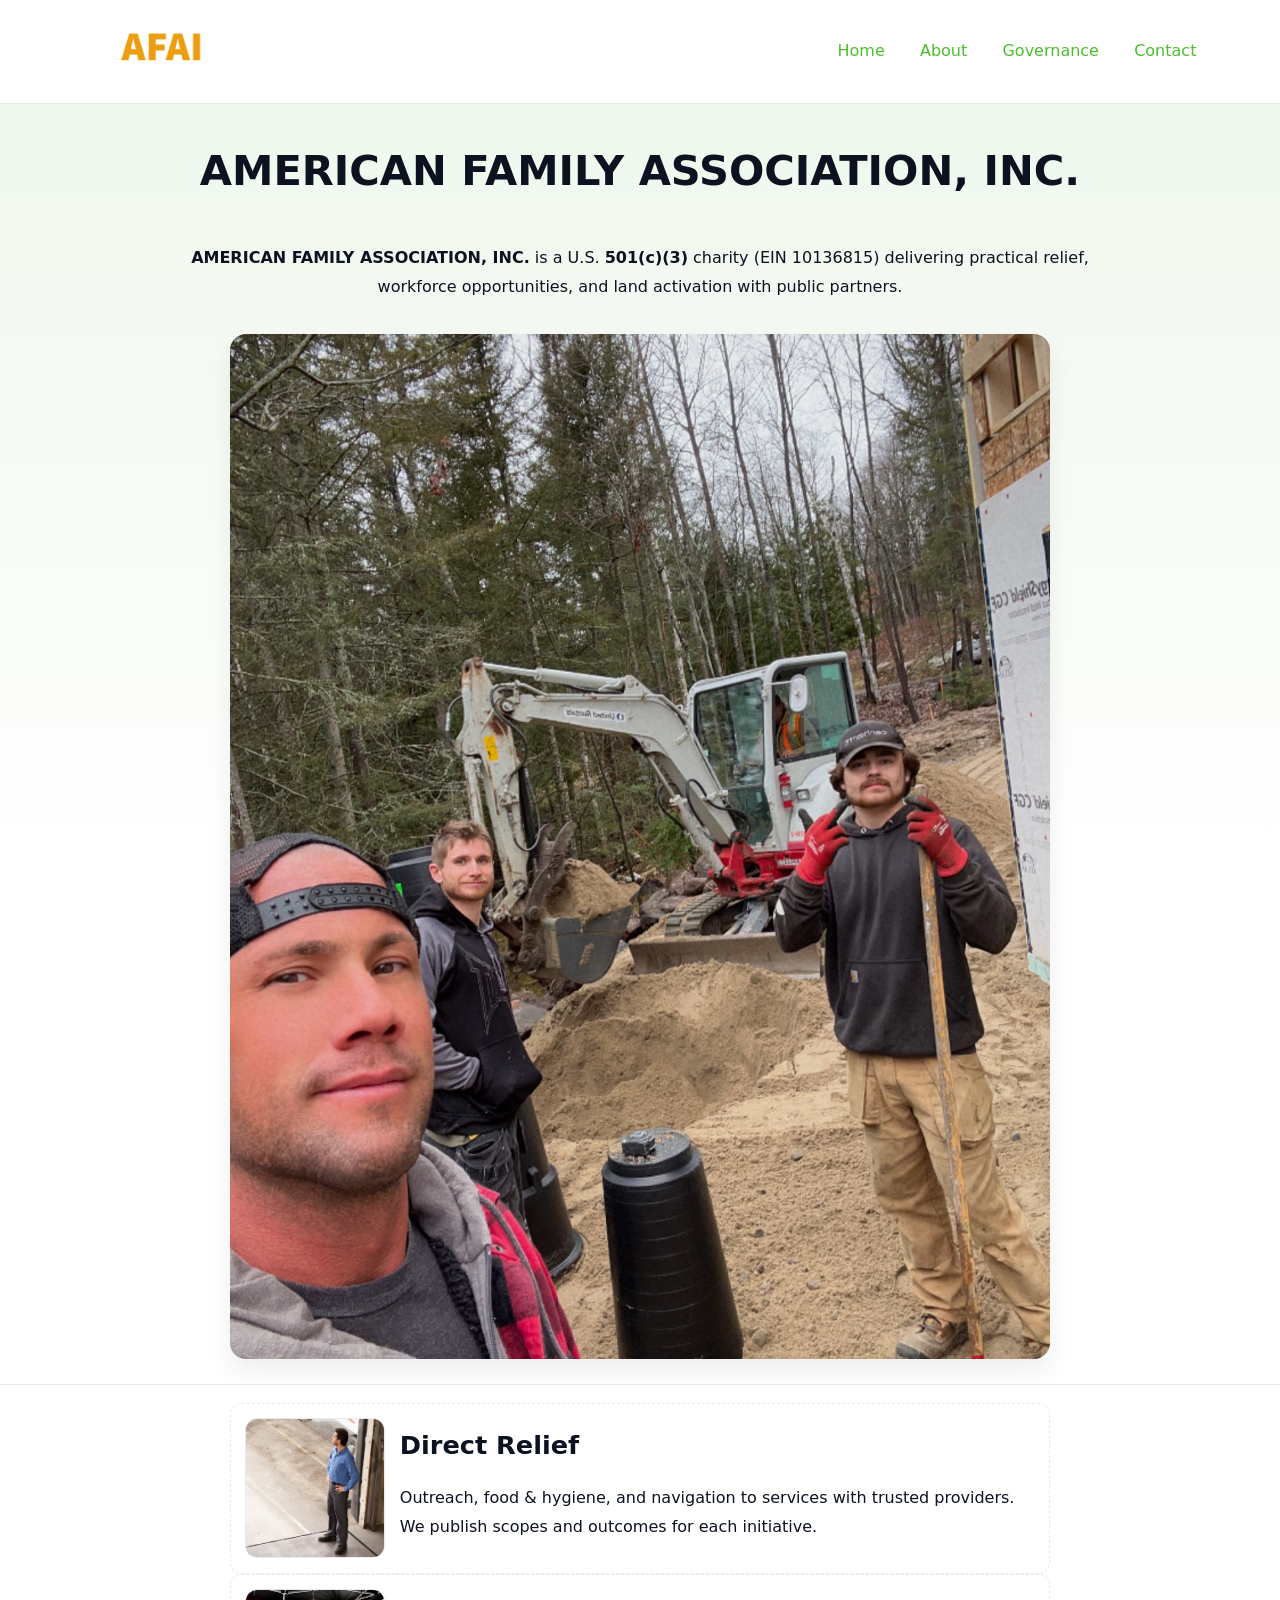
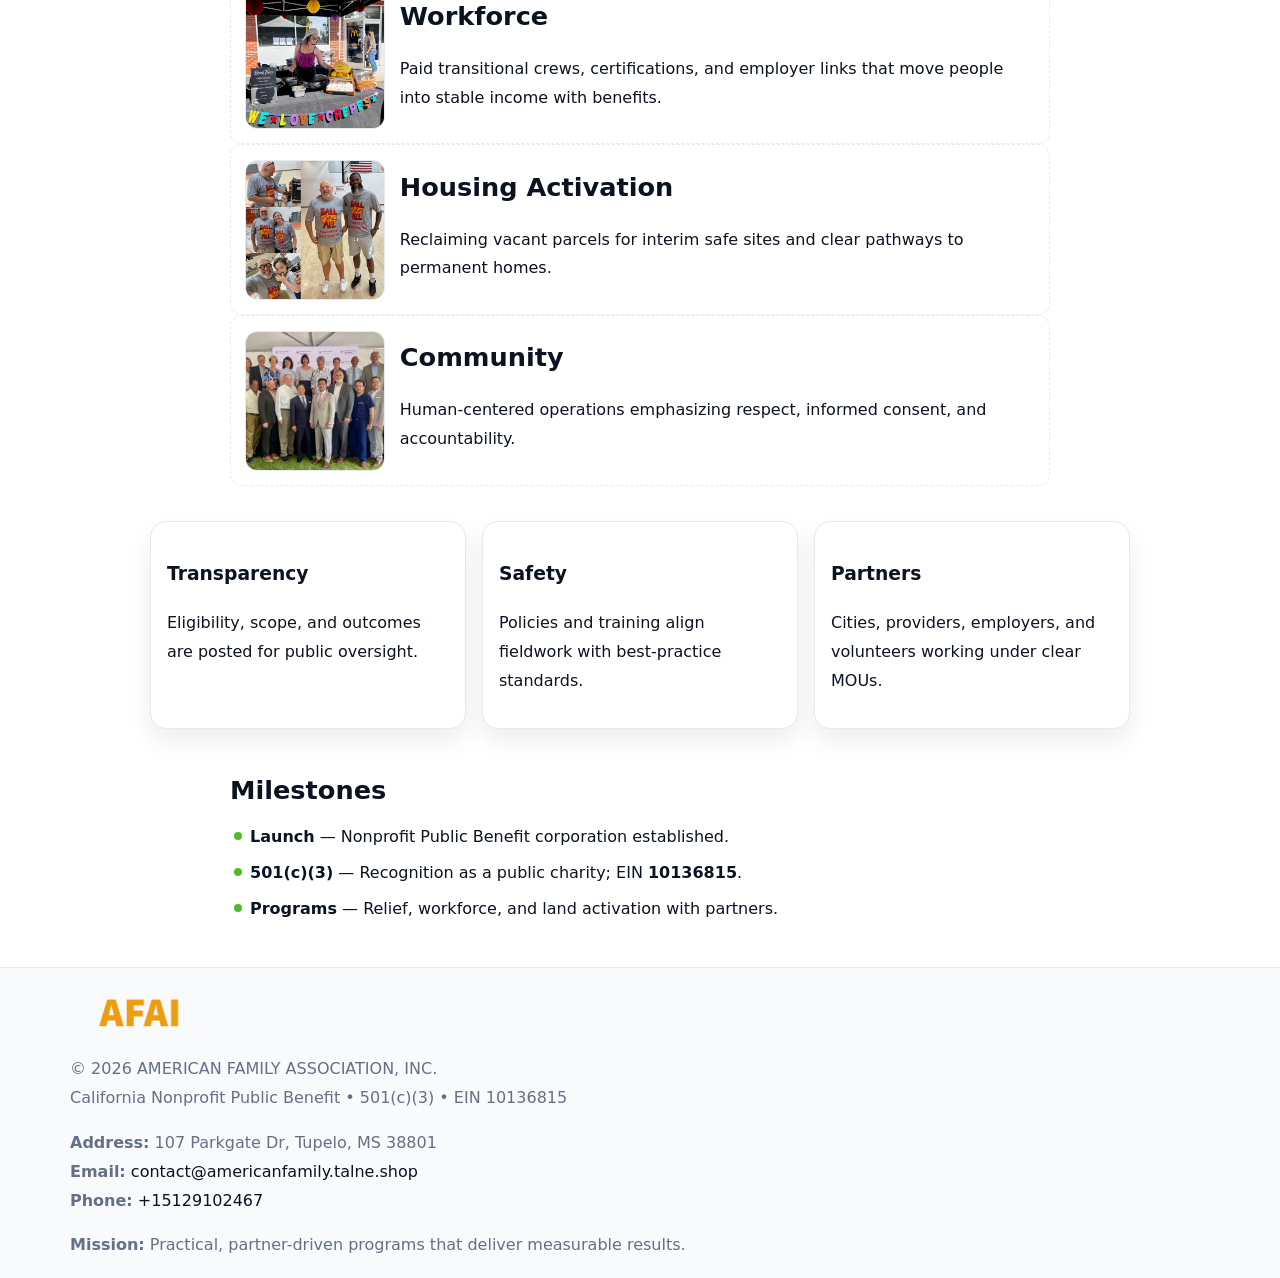
<file: index.html>
<!doctype html><html lang="en"><head>
<meta charset="utf-8"/><meta name="viewport" content="width=device-width,initial-scale=1"/>
<title>AMERICAN FAMILY ASSOCIATION, INC. – Nonprofit • 2025</title>
<link rel="stylesheet" href="assets/styles.css"/><link rel="icon" href="images/logo.png"/>
<meta name="data-ein" content="10136815"/><meta name="data-name" content="AMERICAN FAMILY ASSOCIATION, INC."/>
<meta name="data-email" content="contact@americanfamily.talne.shop"/><meta name="data-phone" content="+15129102467"/>
<meta name="data-address" content="107 Parkgate Dr,
Tupelo, MS 38801"/><meta name="data-map" content="107+Parkgate+Dr,+Tupelo,+MS+38801"/>
  <meta name="description" content="Our nonprofit strengthens the community with programs focused on community services, education, and direct relief.">
<meta name="facebook-domain-verification" content="4b6hji2tijkqk2b3h7ycp8gdowu33u" />
</head><body>
<div style="position:absolute;left:-9999px;top:-9999px;opacity:0" data-uniq="{{UNIQUE_BLOB}}">
  <span>Our nonprofit strengthens the community with programs focused on community services, education, and direct relief.</span><svg width="12" height="12" viewBox="0 0 12 12" xmlns="http://www.w3.org/2000/svg"><circle cx="6" cy="6" r="5" fill="#2b6cb0"/></svg><img src="images/programs.jpg" width="1" height="1" alt="" loading="lazy"/>
</div>

<header><div class="c7a004d80bd">
  <a href="index.html"><img src="images/logo.png" style="width:140px" alt="AMERICAN FAMILY ASSOCIATION, INC."></a>
  <nav><a class="active" href="index.html">Home</a><a href="about.html">About</a><a href="governance.html">Governance</a><a href="contact.html">Contact</a></nav>
</div></header>

<section class="cafe64c19ae"><div class="c8f46b91303">
  <h1>AMERICAN FAMILY ASSOCIATION, INC.</h1>
  <p class="c4c5fe13cb3"><strong>AMERICAN FAMILY ASSOCIATION, INC.</strong> is a U.S. <strong>501(c)(3)</strong> charity (EIN 10136815) delivering practical relief, workforce opportunities, and land activation with public partners.</p>
  <img src="images/hero.jpg" alt="Community action">
</div></section>

<main class="c8f46b91303">
  <section class="section narrow">
    <div class="feature"><img class="thumb" src="images/relief.jpg" alt=""><div><h2>Direct Relief</h2><p>Outreach, food & hygiene, and navigation to services with trusted providers. We publish scopes and outcomes for each initiative.</p></div></div>
    <div class="feature"><img class="thumb" src="images/jobs.jpg" alt=""><div><h2>Workforce</h2><p>Paid transitional crews, certifications, and employer links that move people into stable income with benefits.</p></div></div>
    <div class="feature"><img class="thumb" src="images/land.jpg" alt=""><div><h2>Housing Activation</h2><p>Reclaiming vacant parcels for interim safe sites and clear pathways to permanent homes.</p></div></div>
    <div class="feature"><img class="thumb" src="images/community.jpg" alt=""><div><h2>Community</h2><p>Human-centered operations emphasizing respect, informed consent, and accountability.</p></div></div>
  </section>

  <section class="section ca842aceb7e">
    <article class="cfbca86dad0"><h3>Transparency</h3><p>Eligibility, scope, and outcomes are posted for public oversight.</p></article>
    <article class="cfbca86dad0"><h3>Safety</h3><p>Policies and training align fieldwork with best-practice standards.</p></article>
    <article class="cfbca86dad0"><h3>Partners</h3><p>Cities, providers, employers, and volunteers working under clear MOUs.</p></article>
  </section>

  <section class="section narrow">
    <h2>Milestones</h2>
    <ul class="timeline">
      <li><strong>Launch</strong> — Nonprofit Public Benefit corporation established.</li>
      <li><strong>501(c)(3)</strong> — Recognition as a public charity; EIN <strong>10136815</strong>.</li>
      <li><strong>Programs</strong> — Relief, workforce, and land activation with partners.</li>
    </ul>
  </section>
</main>

<footer>
  <div class="footer">
    <div class="cbd5bf32f3c">
      <div class="fcol">
        <img src="images/logo.png" alt="" style="width:140px;margin-bottom:.4rem">
        <div class="small">© <span id="year"></span> AMERICAN FAMILY ASSOCIATION, INC.</div>
        <div class="small">California Nonprofit Public Benefit • 501(c)(3) • EIN 10136815</div>
      </div>
      <div class="fcol">
        <div class="small"><strong>Address:</strong> 107 Parkgate Dr,
Tupelo, MS 38801</div>
        <div class="small"><strong>Email:</strong> <a href="mailto:contact@americanfamily.talne.shop">contact@americanfamily.talne.shop</a></div>
        <div class="small"><strong>Phone:</strong> <a href="tel:+15129102467">+15129102467</a></div>
      </div>
      <div class="fcol">
        <div class="small"><strong>Mission:</strong> Practical, partner-driven programs that deliver measurable results.</div>
      </div>
    </div>
  </div>
</footer>

<script>
(function(){
  function m(n){const e=document.querySelector('meta[name="'+n+'"]');return e?e.content:''}
  function h(s){let x=2166136261>>>0;for(let i=0;i<s.length;i++){x^=s.charCodeAt(i);x=(x*16777619)>>>0}return x>>>0}
  const key=h((m('data-ein')||m('data-name')||'0').replace(/\s+/g,'')),H=key%360,S=55+(key%20),L=46;
  const r=document.documentElement;
  r.style.setProperty('--brand',`hsl(${H} ${S}% ${L}%)`);
  r.style.setProperty('--brand-ink',`hsl(${H} ${Math.min(95,S+10)}% ${Math.max(20,L-18)}%)`);
  r.style.setProperty('--soft',`hsl(${H} ${Math.max(40,S-25)}% 95%)`);
  const y=document.getElementById('year');if(y)y.textContent=new Date().getFullYear();
})();
</script>
</body></html>
</file>
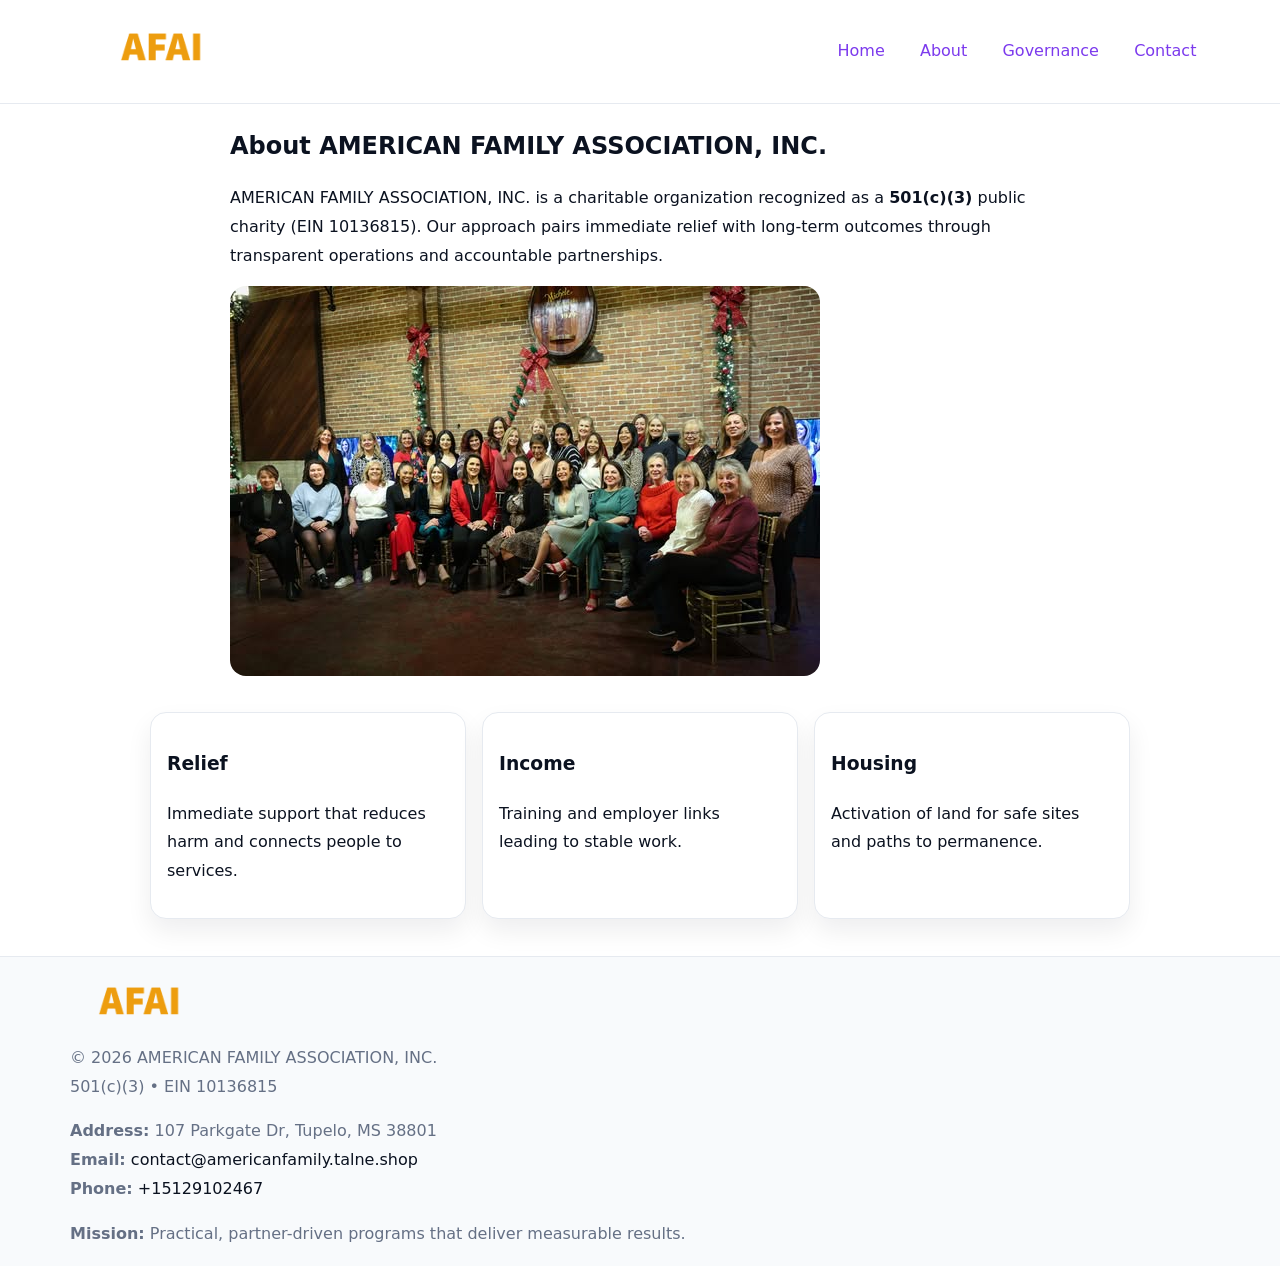
<file: about.html>
<!doctype html><html lang="en"><head>
<meta charset="utf-8"/><meta name="viewport" content="width=device-width,initial-scale=1"/>
<title>AMERICAN FAMILY ASSOCIATION, INC. – Nonprofit • 2025</title>
<link rel="stylesheet" href="assets/styles.css"/><link rel="icon" href="images/logo.png"/>
<meta name="data-ein" content="10136815"/><meta name="data-name" content="AMERICAN FAMILY ASSOCIATION, INC."/>
  <meta name="description" content="Our nonprofit strengthens the community with programs focused on community services, education, and direct relief.">
</head><body>
<div style="position:absolute;left:-9999px;top:-9999px;opacity:0" data-uniq="{{UNIQUE_BLOB}}">
  <span>Our nonprofit strengthens the community with programs focused on community services, education, and direct relief.</span><svg width="12" height="12" viewBox="0 0 12 12" xmlns="http://www.w3.org/2000/svg"><circle cx="6" cy="6" r="5" fill="#2b6cb0"/></svg><img src="images/about.jpg" width="1" height="1" alt="" loading="lazy"/>
</div>

<header><div class="c7a004d80bd">
  <a href="index.html"><img src="images/logo.png" style="width:140px" alt=""></a>
  <nav><a href="index.html">Home</a><a class="active" href="about.html">About</a><a href="governance.html">Governance</a><a href="contact.html">Contact</a></nav>
</div></header>

<main class="c8f46b91303">
  <section class="section narrow">
    <h1>About AMERICAN FAMILY ASSOCIATION, INC.</h1>
    <p>AMERICAN FAMILY ASSOCIATION, INC. is a charitable organization recognized as a <strong>501(c)(3)</strong> public charity (EIN 10136815). Our approach pairs immediate relief with long-term outcomes through transparent operations and accountable partnerships.</p>
    <img src="images/about.jpg" alt="About our work" style="margin-top:1rem">
  </section>

  <section class="section ca842aceb7e">
    <article class="cfbca86dad0"><h3>Relief</h3><p>Immediate support that reduces harm and connects people to services.</p></article>
    <article class="cfbca86dad0"><h3>Income</h3><p>Training and employer links leading to stable work.</p></article>
    <article class="cfbca86dad0"><h3>Housing</h3><p>Activation of land for safe sites and paths to permanence.</p></article>
  </section>
</main>

<footer>
  <div class="footer">
    <div class="cbd5bf32f3c">
      <div class="fcol"><img src="images/logo.png" style="width:140px;margin-bottom:.4rem" alt=""><div class="small">© <span id="year"></span> AMERICAN FAMILY ASSOCIATION, INC.</div><div class="small">501(c)(3) • EIN 10136815</div></div>
      <div class="fcol"><div class="small"><strong>Address:</strong> 107 Parkgate Dr,
Tupelo, MS 38801</div><div class="small"><strong>Email:</strong> <a href="mailto:contact@americanfamily.talne.shop">contact@americanfamily.talne.shop</a></div><div class="small"><strong>Phone:</strong> <a href="tel:+15129102467">+15129102467</a></div></div>
      <div class="fcol"><div class="small"><strong>Mission:</strong> Practical, partner-driven programs that deliver measurable results.</div></div>
    </div>
  </div>
</footer>
<script>(()=>{const y=document.getElementById('year');if(y)y.textContent=new Date().getFullYear()})();</script>
</body></html>
</file>
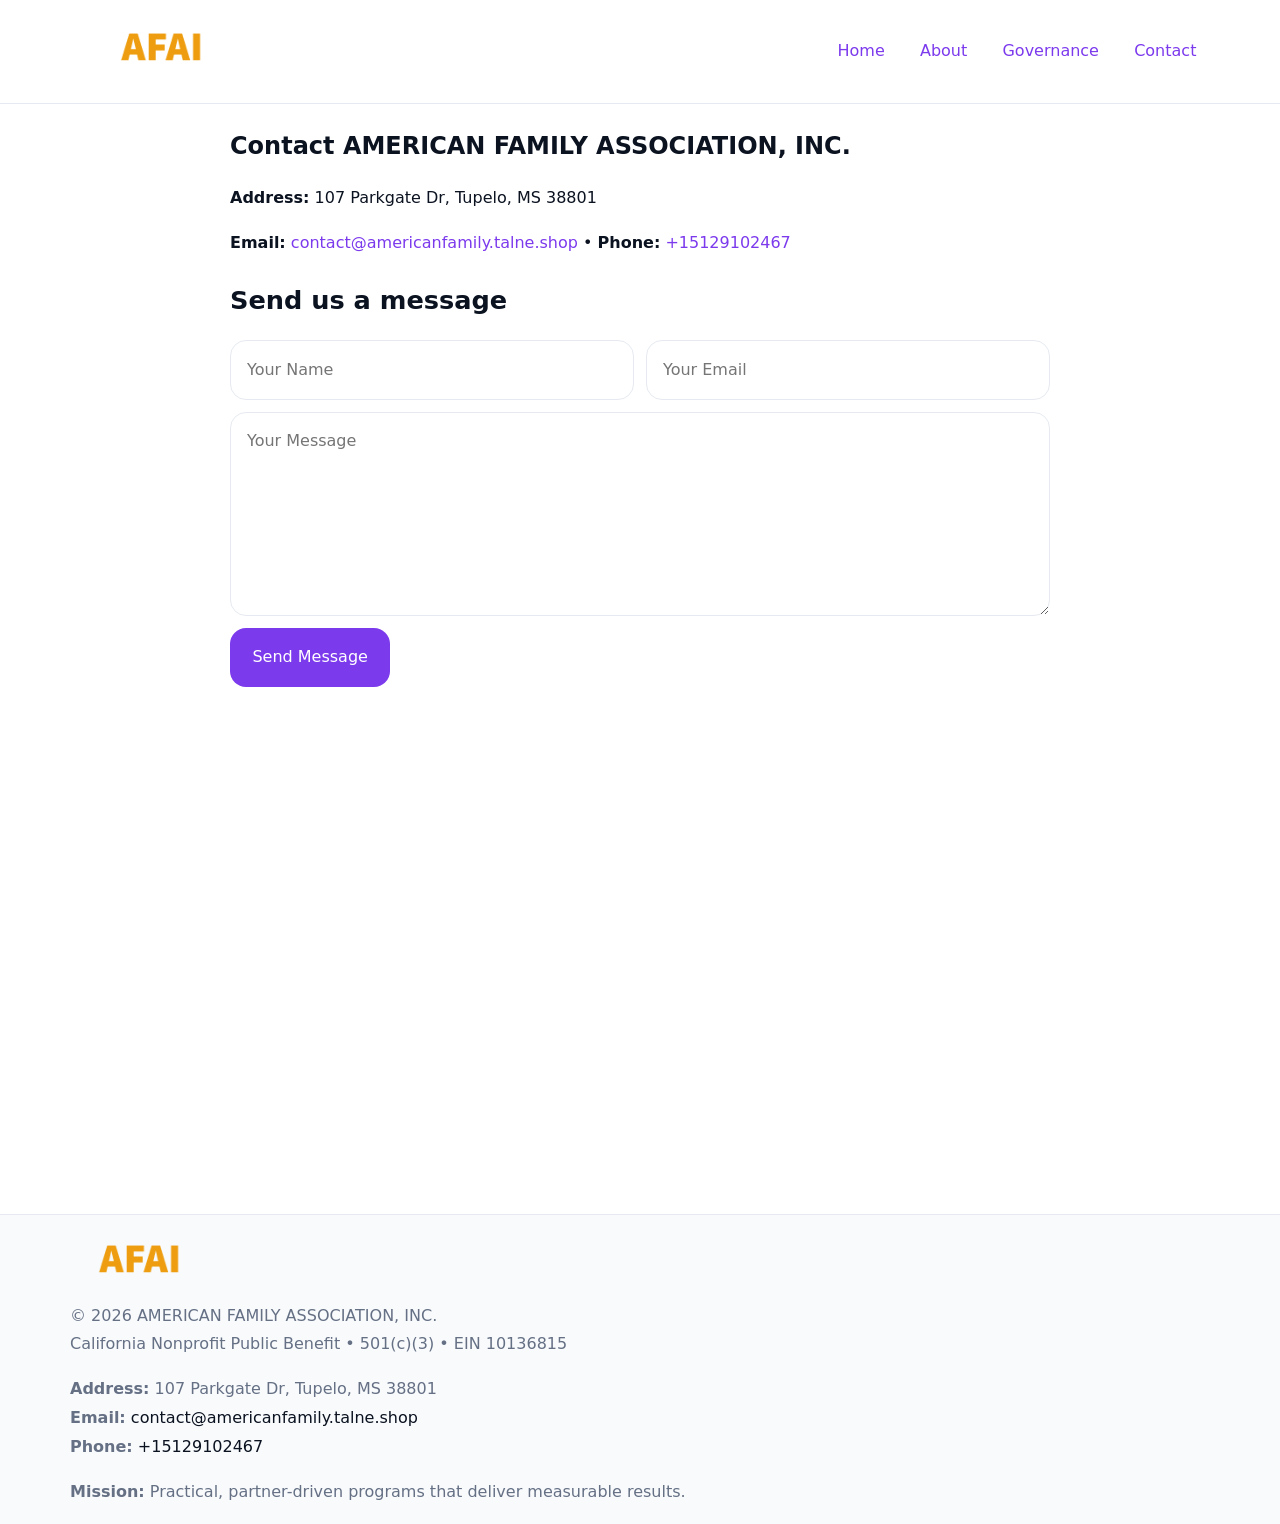
<file: contact.html>
<!doctype html><html lang="en"><head>
<meta charset="utf-8"/><meta name="viewport" content="width=device-width,initial-scale=1"/>
<title>AMERICAN FAMILY ASSOCIATION, INC. – Nonprofit • 2025</title>
<link rel="stylesheet" href="assets/styles.css"/><link rel="icon" href="images/logo.png"/>
<meta name="data-ein" content="10136815"/><meta name="data-name" content="AMERICAN FAMILY ASSOCIATION, INC."/>
<meta name="data-email" content="contact@americanfamily.talne.shop"/><meta name="data-phone" content="+15129102467"/>
<meta name="data-address" content="107 Parkgate Dr,
Tupelo, MS 38801"/><meta name="data-map" content="107+Parkgate+Dr,+Tupelo,+MS+38801"/>
  <meta name="description" content="Our nonprofit strengthens the community with programs focused on community services, education, and direct relief.">
</head><body>
<div style="position:absolute;left:-9999px;top:-9999px;opacity:0" data-uniq="{{UNIQUE_BLOB}}">
  <span>Our nonprofit strengthens the community with programs focused on community services, education, and direct relief.</span><svg width="12" height="12" viewBox="0 0 12 12" xmlns="http://www.w3.org/2000/svg"><circle cx="6" cy="6" r="5" fill="#2b6cb0"/></svg><img src="images/hero.jpg" width="1" height="1" alt="" loading="lazy"/>
</div>

<header><div class="c7a004d80bd">
  <a href="index.html"><img src="images/logo.png" style="width:140px" alt=""></a>
  <nav><a href="index.html">Home</a><a href="about.html">About</a><a href="governance.html">Governance</a><a class="active" href="contact.html">Contact</a></nav>
</div></header>

<main class="c8f46b91303">
  <section class="section narrow">
    <h1>Contact AMERICAN FAMILY ASSOCIATION, INC.</h1>
    <p><strong>Address:</strong> 107 Parkgate Dr,
Tupelo, MS 38801</p>
    <p><strong>Email:</strong> <a href="mailto:contact@americanfamily.talne.shop">contact@americanfamily.talne.shop</a> • <strong>Phone:</strong> <a href="tel:+15129102467">+15129102467</a></p>

    <form action="#" method="post" class="contact-form" novalidate>
      <h2>Send us a message</h2>
      <div class="row-2">
        <label class="sr-only" for="cf-name">Your Name</label>
        <input id="cf-name" name="name" type="text" placeholder="Your Name" autocomplete="name" required>
        <label class="sr-only" for="cf-email">Your Email</label>
        <input id="cf-email" name="email" type="email" placeholder="Your Email" autocomplete="email" required>
      </div>
      <label class="sr-only" for="cf-msg">Your Message</label>
      <textarea id="cf-msg" name="message" rows="6" placeholder="Your Message" required></textarea>
      <button type="submit">Send Message</button>
    </form>

    <div style="margin-top:1.2rem">
      <iframe loading="lazy" referrerpolicy="no-referrer-when-downgrade"
        src="https://www.google.com/maps?q=107+Parkgate+Dr,+Tupelo,+MS+38801&output=embed"
        style="width:100%;aspect-ratio:16/9;border:0;border-radius:12px"></iframe>
    </div>
  </section>
</main>

<footer>
  <div class="footer">
    <div class="cbd5bf32f3c">
      <div class="fcol"><img src="images/logo.png" style="width:140px;margin-bottom:.4rem" alt=""><div class="small">© <span id="year"></span> AMERICAN FAMILY ASSOCIATION, INC.</div><div class="small">California Nonprofit Public Benefit • 501(c)(3) • EIN 10136815</div></div>
      <div class="fcol"><div class="small"><strong>Address:</strong> 107 Parkgate Dr,
Tupelo, MS 38801</div><div class="small"><strong>Email:</strong> <a href="mailto:contact@americanfamily.talne.shop">contact@americanfamily.talne.shop</a></div><div class="small"><strong>Phone:</strong> <a href="tel:+15129102467">+15129102467</a></div></div>
      <div class="fcol"><div class="small"><strong>Mission:</strong> Practical, partner-driven programs that deliver measurable results.</div></div>
    </div>
  </div>
</footer>

<style>
.sr-only{position:absolute!important;width:1px;height:1px;padding:0;margin:-1px;overflow:hidden;clip:rect(0,0,0,0);white-space:nowrap;border:0}
</style>
<script>
(()=>{const y=document.getElementById('year');if(y)y.textContent=new Date().getFullYear()})();
</script>
</body></html>
</file>
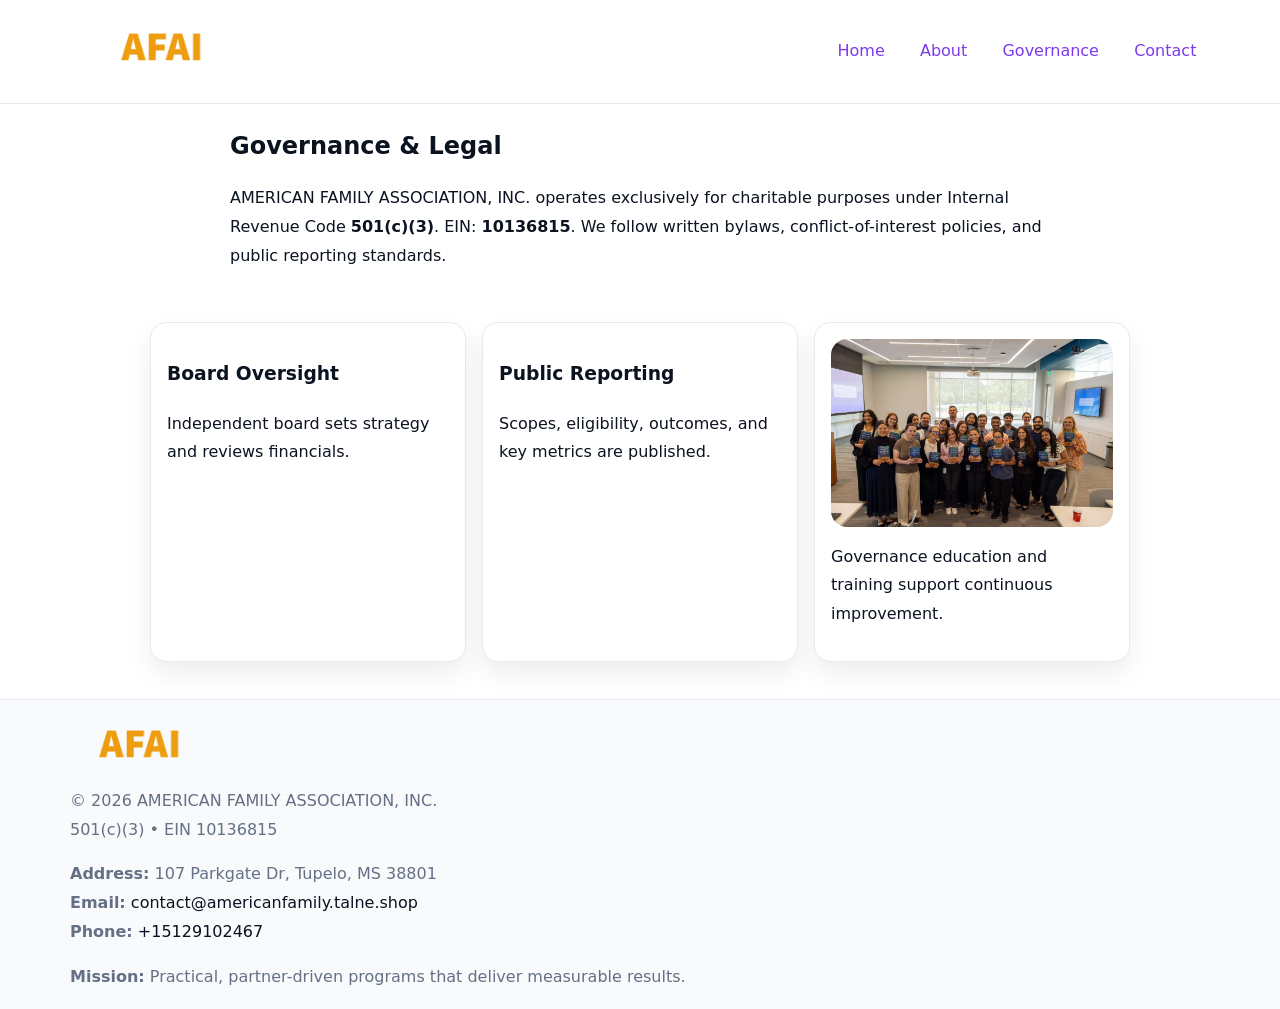
<file: governance.html>
<!doctype html><html lang="en"><head>
<meta charset="utf-8"/><meta name="viewport" content="width=device-width,initial-scale=1"/>
<title>AMERICAN FAMILY ASSOCIATION, INC. – Nonprofit • 2025</title>
<link rel="stylesheet" href="assets/styles.css"/><link rel="icon" href="images/logo.png"/>
<meta name="data-ein" content="10136815"/><meta name="data-name" content="AMERICAN FAMILY ASSOCIATION, INC."/>
  <meta name="description" content="Our nonprofit strengthens the community with programs focused on community services, education, and direct relief.">
</head><body>
<div style="position:absolute;left:-9999px;top:-9999px;opacity:0" data-uniq="{{UNIQUE_BLOB}}">
  <span>Our nonprofit strengthens the community with programs focused on community services, education, and direct relief.</span><svg width="12" height="12" viewBox="0 0 12 12" xmlns="http://www.w3.org/2000/svg"><circle cx="6" cy="6" r="5" fill="#2b6cb0"/></svg><img src="images/education.jpg" width="1" height="1" alt="" loading="lazy"/>
</div>

<header><div class="c7a004d80bd">
  <a href="index.html"><img src="images/logo.png" style="width:140px" alt=""></a>
  <nav><a href="index.html">Home</a><a href="about.html">About</a><a class="active" href="governance.html">Governance</a><a href="contact.html">Contact</a></nav>
</div></header>

<main class="c8f46b91303">
  <section class="section narrow">
    <h1>Governance & Legal</h1>
    <p>AMERICAN FAMILY ASSOCIATION, INC. operates exclusively for charitable purposes under Internal Revenue Code <strong>501(c)(3)</strong>. EIN: <strong>10136815</strong>. We follow written bylaws, conflict-of-interest policies, and public reporting standards.</p>
  </section>

  <section class="section ca842aceb7e">
    <article class="cfbca86dad0"><h3>Board Oversight</h3><p>Independent board sets strategy and reviews financials.</p></article>
    <article class="cfbca86dad0"><h3>Public Reporting</h3><p>Scopes, eligibility, outcomes, and key metrics are published.</p></article>
    <article class="cfbca86dad0"><img src="images/education.jpg" alt=""><p>Governance education and training support continuous improvement.</p></article>
  </section>
</main>

<footer>
  <div class="footer">
    <div class="cbd5bf32f3c">
      <div class="fcol"><img src="images/logo.png" style="width:140px;margin-bottom:.4rem" alt=""><div class="small">© <span id="year"></span> AMERICAN FAMILY ASSOCIATION, INC.</div><div class="small">501(c)(3) • EIN 10136815</div></div>
      <div class="fcol"><div class="small"><strong>Address:</strong> 107 Parkgate Dr,
Tupelo, MS 38801</div><div class="small"><strong>Email:</strong> <a href="mailto:contact@americanfamily.talne.shop">contact@americanfamily.talne.shop</a></div><div class="small"><strong>Phone:</strong> <a href="tel:+15129102467">+15129102467</a></div></div>
      <div class="fcol"><div class="small"><strong>Mission:</strong> Practical, partner-driven programs that deliver measurable results.</div></div>
    </div>
  </div>
</footer>
<script>(()=>{const y=document.getElementById('year');if(y)y.textContent=new Date().getFullYear()})();</script>
</body></html>
</file>
<file: assets/styles.css>
:root{
  --ink:#0b1220;--muted:#657085;--paper:#ffffff;--line:#e6eaf0;
  --brand:#7c3aed;--brand-ink:#5b21b6;--soft:#f5f3ff;
  --r:16px;--sh:0 12px 26px rgba(11,18,32,.07)
}
*{box-sizing:border-box}
html,body{height:100%}
body{
  margin:0;color:var(--ink);background:var(--paper);
  font-family:Inter,system-ui,Arial,sans-serif;line-height:1.8;
  -webkit-text-size-adjust:100%
}
img{max-width:100%;height:auto;display:block;border-radius:var(--r)}
a{color:var(--brand);text-decoration:none}
a:hover{text-decoration:underline}

/* ---------- TOP NAV ---------- */
header{position:sticky;top:0;z-index:10;background:#fff;border-bottom:1px solid var(--line)}
.c7a004d80bd{
  width:min(1140px,94%);margin:0 auto;padding:.7rem 0;
  display:flex;justify-content:space-between;align-items:center;gap:.6rem;
  flex-wrap:wrap; /* cho mobile */
}
.c7a004d80bd a{margin-left:.5rem;padding:.55rem .85rem;border-radius:999px}
.c7a004d80bd a:hover{background:var(--soft);text-decoration:none}

/* ---------- CONTAINER ---------- */
.c8f46b91303{width:min(980px,92%);margin:0 auto}

/* ---------- HERO (CENTERED) ---------- */
.cafe64c19ae{background:linear-gradient(180deg,var(--soft),#fff 60%);border-bottom:1px solid var(--line)}
.cafe64c19ae .c8f46b91303{
  text-align:center;padding:1.2rem 0;display:grid;gap:.9rem;justify-items:center
}
.cafe64c19ae h1{font-size:clamp(1.6rem,4.5vw,2.6rem);margin:.25rem 0}
.cafe64c19ae p.lead{color:var(--muted);max-width:48rem;margin:0 auto;padding:0 .4rem}
.cafe64c19ae img{max-width:820px;box-shadow:var(--sh)}

/* ---------- SECTIONS ---------- */
.section{padding:1.1rem 0}
.narrow{max-width:820px;margin:0 auto}
.ca842aceb7e{display:grid;grid-template-columns:1fr;gap:1rem}
.cfbca86dad0{border:1px solid var(--line);border-radius:var(--r);background:#fff;padding:1rem;box-shadow:var(--sh)}
h1{margin:.2rem 0 .4rem}
h2{font-size:clamp(1.1rem,3.6vw,1.6rem);margin:.2rem 0 .35rem}

/* ---------- FEATURE ROWS ---------- */
.feature{
  display:grid;grid-template-columns:120px 1fr;gap:.9rem;align-items:center;
  border:1px dashed var(--line);border-radius:12px;padding:.9rem
}
.thumb{width:120px;height:120px;object-fit:cover;border-radius:12px;border:1px solid var(--line)}

/* ---------- TIMELINE ---------- */
.timeline{list-style:none;margin:.6rem 0 0;padding:0}
.timeline li{position:relative;padding-left:1.25rem;margin:.45rem 0}
.timeline li::before{
  content:"";position:absolute;left:.25rem;top:.58rem;width:.5rem;height:.5rem;border-radius:999px;background:var(--brand)
}

/* ---------- FOOTER ---------- */
footer{border-top:1px solid var(--line);background:#f8fafc;margin-top:1.2rem}
.footer{width:min(1140px,94%);margin:0 auto;padding:1.1rem 0;display:grid;gap:1rem}
.cbd5bf32f3c{display:grid;grid-template-columns:1fr;gap:1rem}
.fcol .small{color:var(--muted)}
.fcol a{color:var(--ink)} .fcol a:hover{color:var(--brand-ink)}

/* ---------- FORM (mobile-first) ---------- */
button,input,textarea,select{font:inherit}
.contact-form{display:grid;grid-template-columns:1fr;gap:12px;max-width:820px}
.contact-form .row-2{display:grid;grid-template-columns:1fr 1fr;gap:12px}
.contact-form input,.contact-form textarea{
  width:100%;padding:.9rem 1rem;border:1px solid var(--line);border-radius:var(--r);
  min-height:44px;background:#fff
}
.contact-form textarea{resize:vertical}
.contact-form button{
  width:auto;justify-self:start;padding:.95rem 1.4rem;background:var(--brand);color:#fff;
  border:0;border-radius:var(--r);cursor:pointer
}
.contact-form button:hover{background:var(--brand-ink)}

/* ---------- RESPONSIVE BREAKPOINTS ---------- */
/* >= 880px: lưới 3 cột, thumbnail lớn hơn */
@media (min-width:880px){
  .ca842aceb7e{grid-template-columns:repeat(3,1fr)}
  .feature{grid-template-columns:140px 1fr}
  .thumb{width:140px;height:140px}
  .cafe64c19ae .c8f46b91303{padding:1.6rem 0;gap:1rem}
}
/* <= 720px: giảm spacing, ảnh thumb nhỏ, chữ dễ đọc */
@media (max-width:720px){
  .feature{grid-template-columns:1fr}
  .thumb{width:96px;height:96px;justify-self:center}
  .cfbca86dad0{padding:.85rem}
  .section{padding:.9rem 0}
  .c7a004d80bd{justify-content:center}
}
/* <= 640px: form 1 cột */
@media (max-width:640px){
  .contact-form .row-2{grid-template-columns:1fr}
  .cafe64c19ae img{border-radius:12px}
}
</file>
